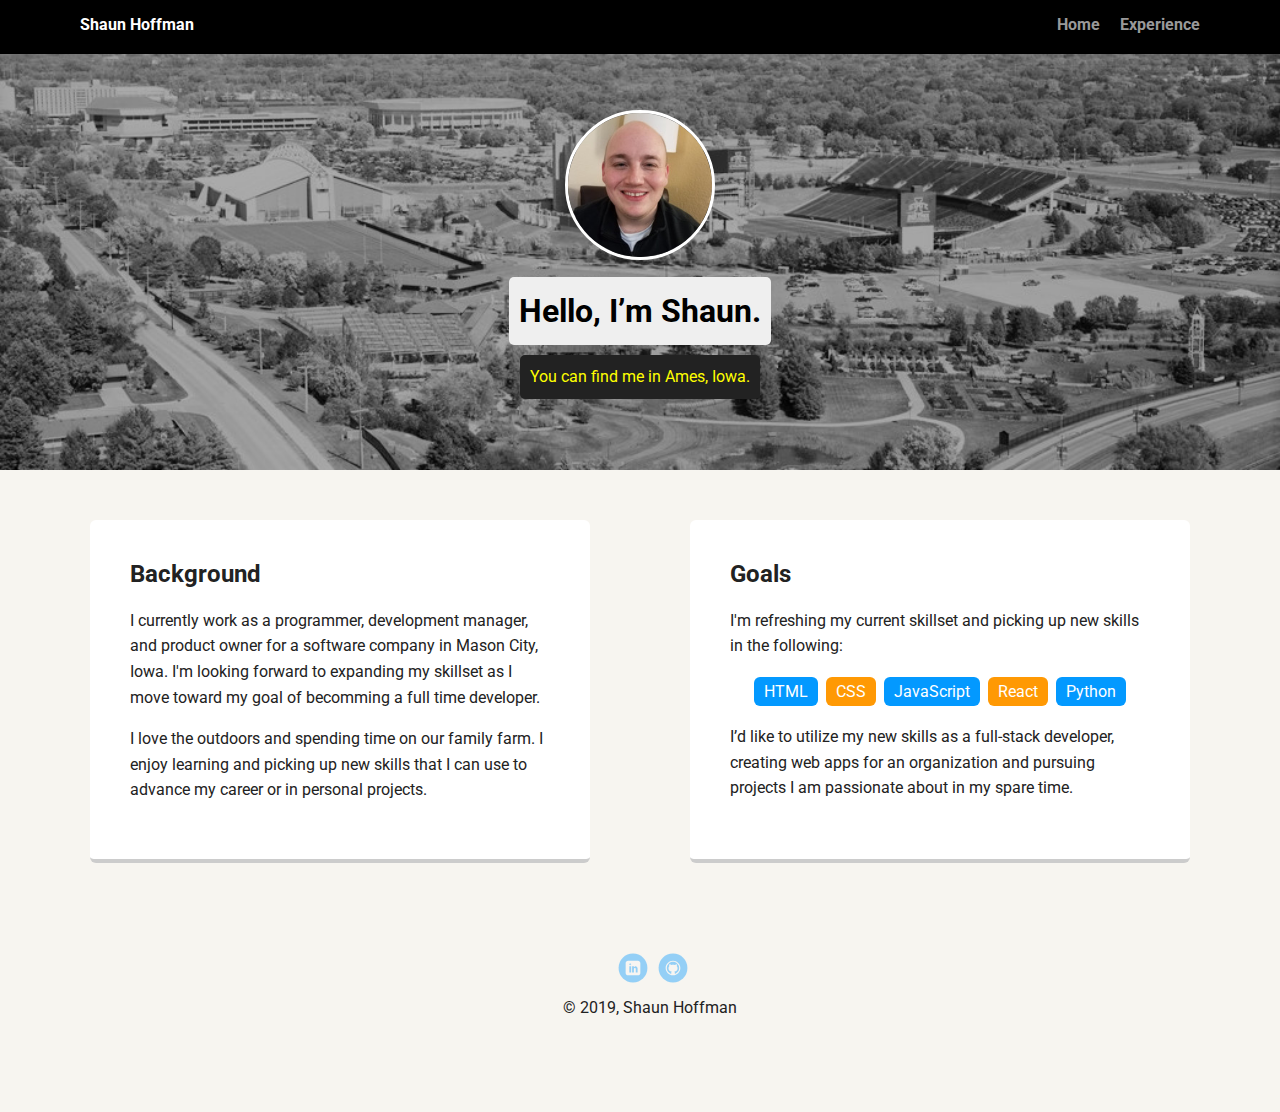
<file: index.html>
<!doctype html>
<html lang="en">
<head>
  <meta charset="utf-8">
  <title>Shaun Hoffman's Profile</title>
  <meta name="viewport" content="width=device-width, initial-scale=1.0">
  <link rel="stylesheet" href="styles.css">
  <link href="https://fonts.googleapis.com/css?family=Muli%7CRoboto:400,300,500,700,900" rel="stylesheet"></head>
  <body>

    <div class="main-nav">
        <ul class="nav">
          <li class="name">Shaun Hoffman</li>
          <li><a href="index.html">Home</a></li>
          <li><a href="experience.html">Experience</a></li>
        </ul>
    </div>

    <header>
      <img src="images/profile.jpg" alt="Shaun Hoffman Profile Image" class="profile-image">
      <h1 class="tag name">Hello, I’m Shaun.</h1>
      <p class="tag location">You can find me in Ames, Iowa.</p>
    </header>

    <main class="flex">
      <div class="card">
        <h2>Background</h2>
        <p>I currently work as a programmer, development manager, and product owner for a software company in Mason City, Iowa.  I'm looking forward to expanding my skillset as I move toward my goal of becomming a full time developer.</p>
        <p>I love the outdoors and spending time on our family farm.  I enjoy learning and picking up new skills that I can use to advance my career or in personal projects.</p>
      </div> 

      <div class="card">
        <h2>Goals</h2>
        <p>I'm refreshing my current skillset and picking up new skills in the following:</p>
        <ul class="skills">
          <li>HTML</li>
          <li>CSS</li>
          <li>JavaScript</li>
          <li>React</li>
          <li>Python</li>
        </ul>
        <p>I’d like to utilize my new skills as a full-stack developer, creating web apps for an organization and pursuing projects I am passionate about in my spare time.</p>
      </div> 

    </main>
    <footer>
      <ul>
        <li><a href="https://www.linkedin.com/in/shaun-hoffman-a2907b176" class="social linkedin">LinkedIn</a></li>
        <li><a href="https://github.com/shaunhoffman" class="social github">Github</a></li>
      </ul>
      <p class="copyright">&copy; 2019, Shaun Hoffman</p>
    </footer>
  </body>
  </html>
</file>
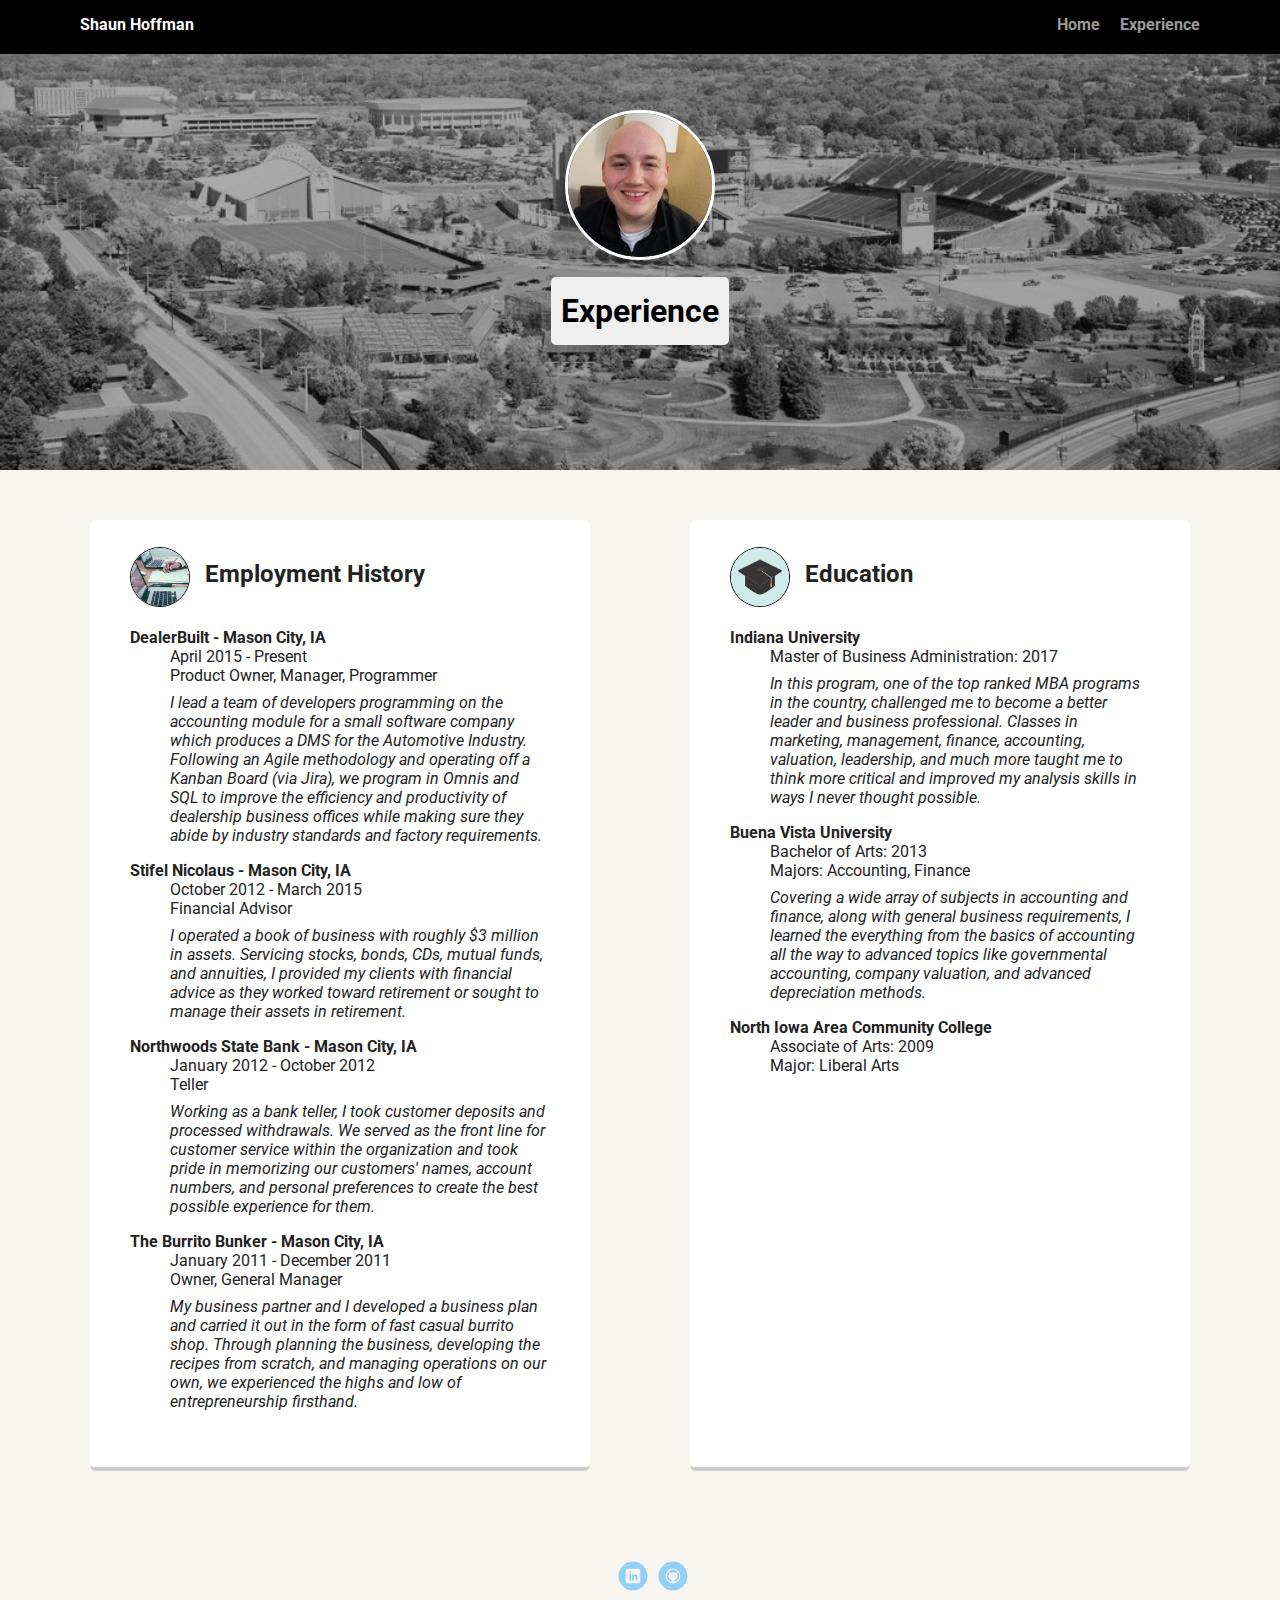
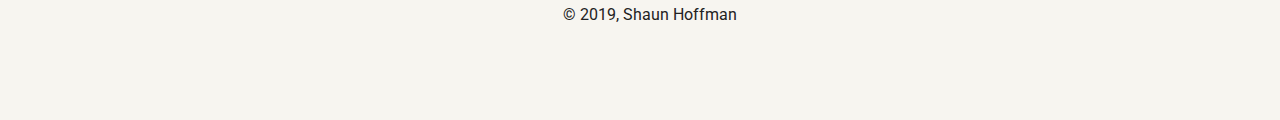
<file: experience.html>
<!doctype html>
<html lang="en">
<head>
  <meta charset="utf-8">
  <title>Shaun Hoffman: Experience</title>
  <meta name="viewport" content="width=device-width, initial-scale=1.0">
  <link rel="stylesheet" href="styles.css">
  <link href="https://fonts.googleapis.com/css?family=Muli%7CRoboto:400,300,500,700,900" rel="stylesheet"></head>
  <body>

    <div class="main-nav">
        <ul class="nav">
          <li class="name">Shaun Hoffman</li>
          <li><a href="index.html">Home</a></li>
          <li><a href="experience.html">Experience</a></li>
        </ul>
    </div>

    <header>
      <img src="images/profile.jpg" alt="Shaun Hoffman Profile Image" class="profile-image">
      <h1 class="tag name">Experience</h1>
    </header>

    <main class="flex">
      <div class="card">
        <img src="images/work.jpg" alt="Laptops and a Work Project" class="list-image">
        <h2>Employment History</h2>
        <dl>
            <dt>DealerBuilt - Mason City, IA</dt>
                <dd>April 2015 - Present</dd>
                <dd>Product Owner, Manager, Programmer</dd>
                <dd class="list-paragraph">I lead a team of developers programming on the accounting module for a small software company which produces a DMS for the Automotive Industry.  Following an Agile methodology and operating off a Kanban Board (via Jira), we program in Omnis and SQL to improve the efficiency and productivity of dealership business offices while making sure they abide by industry standards and factory requirements.</dd>
            <dt>Stifel Nicolaus - Mason City, IA</dt>
                <dd>October 2012 - March 2015</dd>
                <dd>Financial Advisor</dd>
                <dd class="list-paragraph">I operated a book of business with roughly $3 million in assets.  Servicing stocks, bonds, CDs, mutual funds, and annuities, I provided my clients with financial advice as they worked toward retirement or sought to manage their assets in retirement.</dd>
            <dt>Northwoods State Bank - Mason City, IA</dt>
                <dd>January 2012 - October 2012</dd>
                <dd>Teller</dd>
                <dd class="list-paragraph">Working as a bank teller, I took customer deposits and processed withdrawals.  We served as the front line for customer service within the organization and took pride in memorizing our customers' names, account numbers, and personal preferences to create the best possible experience for them.</dd>
            <dt>The Burrito Bunker - Mason City, IA</dt>
                <dd>January 2011 - December 2011</dd>
                <dd>Owner, General Manager</dd>
                <dd class="list-paragraph">My business partner and I developed a business plan and carried it out in the form of fast casual burrito shop.  Through planning the business, developing the recipes from scratch, and managing operations on our own, we experienced the highs and low of entrepreneurship firsthand. </dd>
        </dl>
      </div> 

      <div class="card">
        <img src="images/education.jpg" alt="Graduation Cap" class="list-image">
        <h2>Education</h2>
        <dl>
          <dt>Indiana University</dt>
            <dd>Master of Business Administration: 2017</dd>
            <dd class="list-paragraph">In this program, one of the top ranked MBA programs in the country, challenged me to become a better leader and business professional.  Classes in marketing, management, finance, accounting, valuation, leadership, and much more taught me to think more critical and improved my analysis skills in ways I never thought possible.</dd>
          <dt>Buena Vista University</dt>
            <dd>Bachelor of Arts: 2013</dd>
            <dd>Majors: Accounting, Finance</dd>
            <dd class="list-paragraph">Covering a wide array of subjects in accounting and finance, along with general business requirements, I learned the everything from the basics of accounting all the way to advanced topics like governmental accounting, company valuation, and advanced depreciation methods.</dd>
          <dt>North Iowa Area Community College</dt>
            <dd>Associate of Arts: 2009</dd>
            <dd>Major: Liberal Arts</dd>
        </dl>
      </div> 

    </main>
    <footer>
      <ul>
        <li><a href="https://www.linkedin.com/in/shaun-hoffman-a2907b176" class="social linkedin">LinkedIn</a></li>
        <li><a href="https://github.com/shaunhoffman" class="social github">Github</a></li>
      </ul>
      <p class="copyright">&copy; 2019, Shaun Hoffman</p>
    </footer>
  </body>
  </html>
</file>
<file: styles.css>
/* Global Layout Set-up */
* { 
  box-sizing: border-box;
}
  
body {
  margin: 0;
  padding: 0;
  text-align: center;
  font-family: 'Roboto', sans-serif;
  color: #222;
  background: #f7f5f0;
}
/* Link Styles */

a {
  text-decoration: none;
  color: #999;
}
a:hover {
  color: #6633ff;
}

/* Section Styles */

.main-nav {
  width: 100%;
  background: black;
  min-height: 30px;
  padding: 10px;
  position: fixed;
  text-align: center;
}
.nav {
  display: flex;
  justify-content: space-around;
  font-weight: 700;
  list-style-type: none;
  margin: 0 auto;
  padding: 0;
}

.nav .name {
    display: block;
    margin-right: auto;
    color: white;
}
.nav li {
  padding: 5px 10px 10px 10px;
}
.nav a {
  transition: all .5s;
}
.nav a:hover {
  color: white
}

header {
  text-align: center;
  background: url('images/ames-bw-background.jpg') no-repeat top center ;
  background-size: cover;
  overflow: hidden;
  padding-top: 60px;
}
header {
  line-height: 1.5;
}
header .profile-image {
  margin-top: 50px;
  width: 150px;
  height: 150px;
  border-radius: 50%;
  border: 3px solid white;
  transition: all .5s;
}
header .profile-image:hover {
  transform: scale(1.4) rotate(360deg);
}
.tag {
  background-color: #efefef;
  color: black;
  padding: 10px;
  border-radius: 5px;
  display: table;
  margin: 10px auto;
} 
.location {
  background-color: #222;
  color: yellow;
}
.card {
  margin: 30px;
  padding: 20px 40px 40px;
  max-width: 500px;
  text-align: left;
  background: #fff;
  border-bottom: 4px solid #ccc;
  border-radius: 6px;
  transition: all .5s;
}
.card:hover {
  border-color: #ff99ff;
}

ul.skills {
  padding: 0;
  text-align: center;
}

.skills li {
  border-radius: 6px;
  display: inline-block;
  background: #ff9904;
  color: white;
  padding: 5px 10px;
  margin: 2px;
}

.list-image {
  margin-top: 7px;
  margin-right: 15px;
  width: 60px;
  height: 60px;
  border-radius: 50%;
  border: 1px solid black;
  transition: all .5s;
  float: left;
}
.list-image:hover {
  transform: scale(1.2);
}

.skills li:nth-child(odd) {
  background: #0399ff;
}

.list-paragraph{
  font-style:italic;
  margin-top: .5em;
  margin-bottom: 1em;
}

dl{
  padding-top: 20px;
}

dt{
  font-weight: 700;
}

footer {
  width: 100%;
  min-height: 30px;
  padding: 20px 0 40px 20px;
}

footer .copyright {
  top: -8px;
  font-size: .75em;
}

footer ul {
  list-style-type: none;
  margin: 0;
  padding: 0;
}

footer ul li {
  display: inline-block;
}

a.social {
  display: inline-block;
  text-indent: -9999px;
  margin-left: 5px;
  width: 30px;
  height: 30px;
  background-size: 30px 30px;
  opacity: .4;
  transition: all .5s;
}
a.twitter {
  background-image: url(images/twitter.svg);
}
a.linkedin {
  background-image: url(images/linkedin.svg);
}
a.github {
  background-image: url(images/github.svg);
}
a.social:hover {
  opacity: 1;
}
.clearfix {
  clear: both;
}

/* Styles for larger screens */
@media screen and (min-width: 720px) {
  
  .flex {
      display: -ms-flexbox;      /* TWEENER - IE 10 */
      display: flex; 
      max-width: 1200px;
      -ms-flex-pack: distribute;
      justify-content: space-around;
      margin: 0 auto;
  }

  header {
    min-height: 470px;
  }

  .nav {
    max-width: 1200px;
    padding: 0 30px;
  }


  main {
    padding-top: 20px;
  }

  main p {
    line-height: 1.6em;
  }

  footer {
    font-size: 1.3em;
    max-width: 1200px;
    margin: 40px auto;
  }

}
</file>
